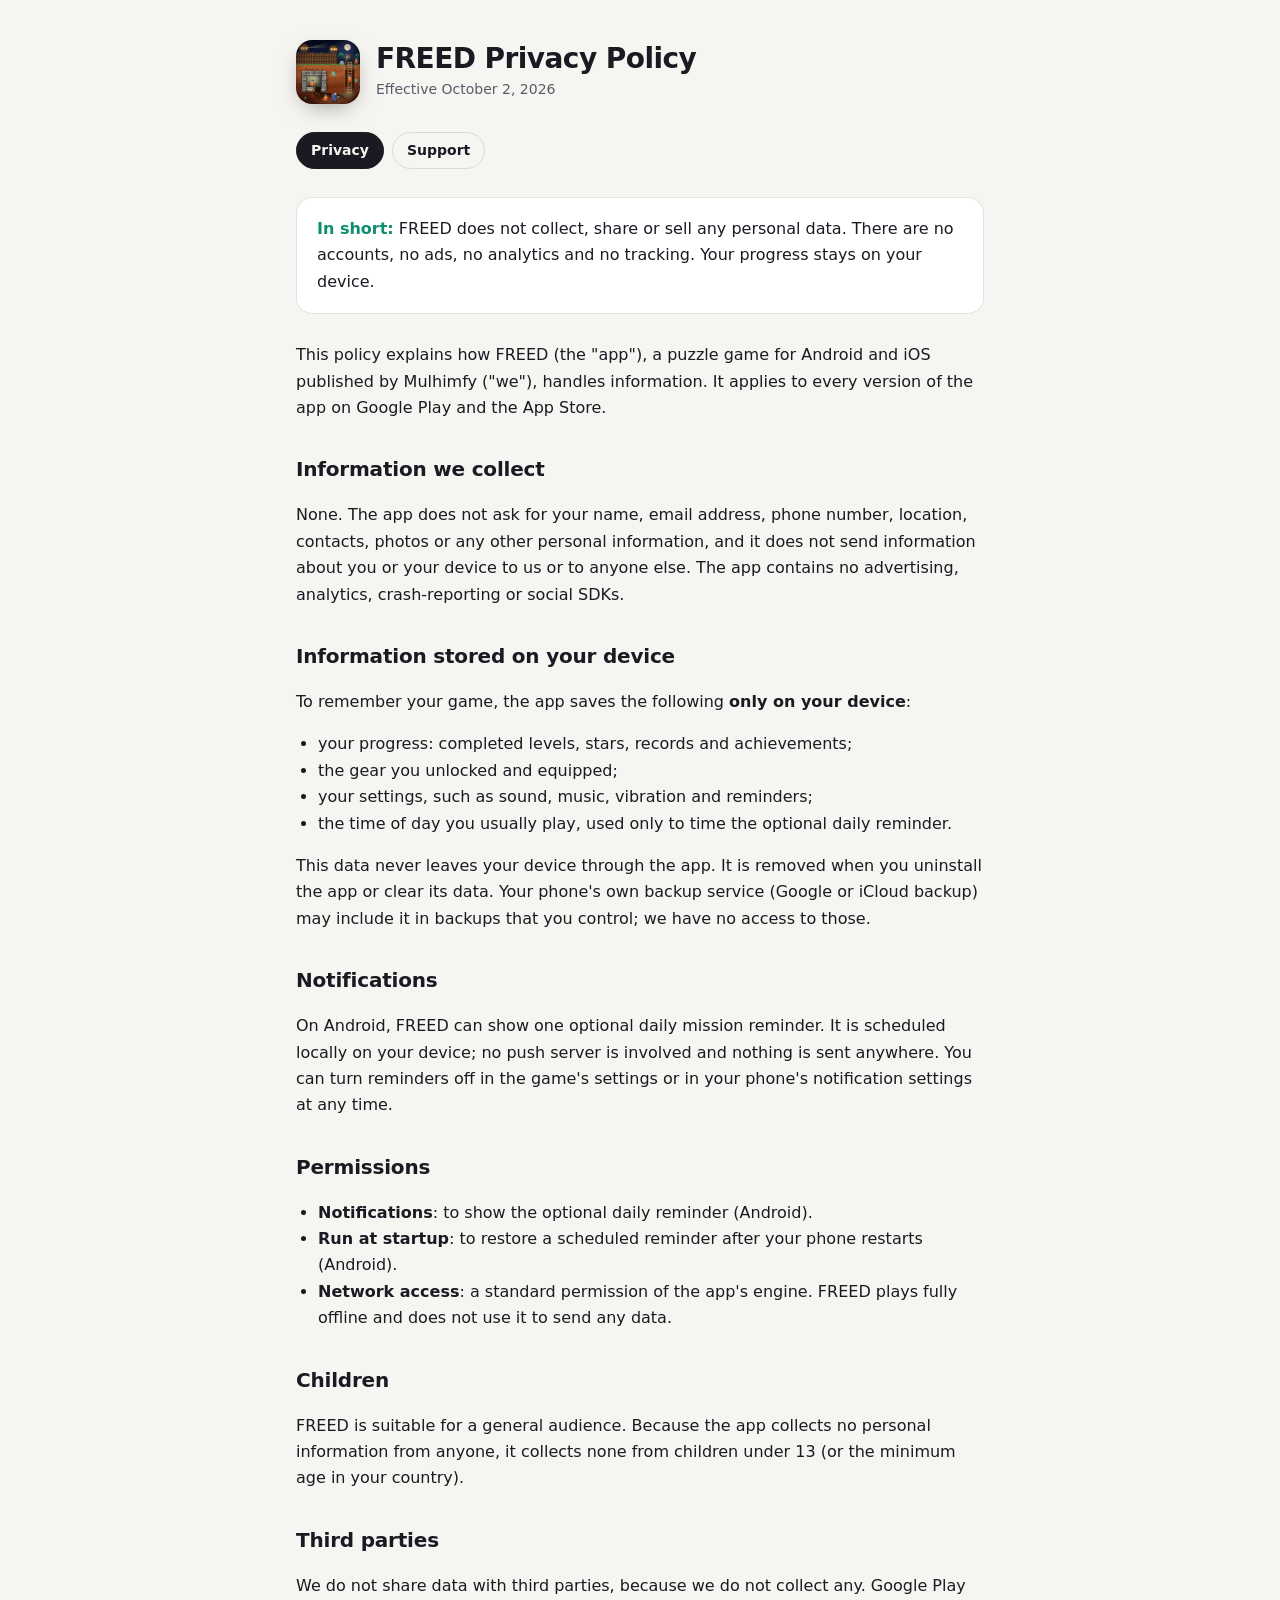
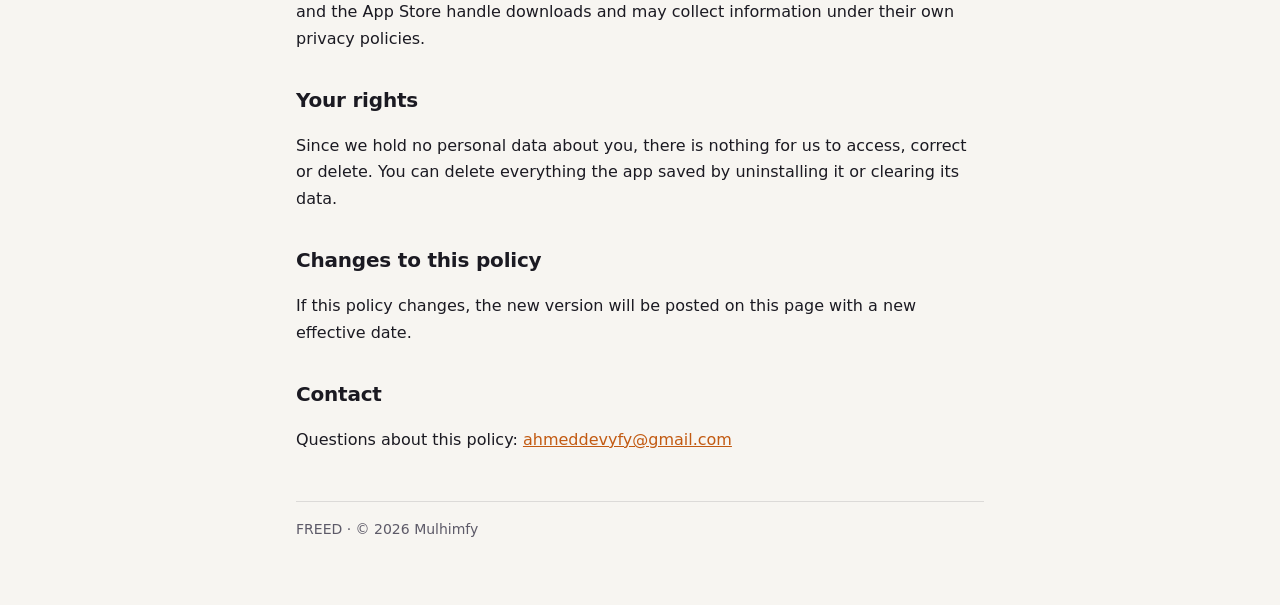
<file: index.html>
<!doctype html>
<html lang="en">
<head>
<meta charset="utf-8">
<meta name="viewport" content="width=device-width, initial-scale=1">
<link rel="canonical" href="https://mulhimfy.github.io/freed-privacy/">
<title>FREED Privacy Policy</title>
<meta name="description" content="Privacy policy for FREED, the one-finger tunnel escape puzzle game for Android and iOS.">
<link rel="icon" type="image/png" href="favicon.png">
<link rel="stylesheet" href="style.css">
</head>
<body>
<main>
  <header>
    <img src="icon.png" alt="FREED app icon">
    <div>
      <h1>FREED Privacy Policy</h1>
      <p>Effective October 2, 2026</p>
    </div>
  </header>
  <nav>
    <a href="./" aria-current="page">Privacy</a>
    <a href="support.html">Support</a>
  </nav>

  <div class="summary">
    <strong>In short:</strong> FREED does not collect, share or sell any personal data. There are no accounts,
    no ads, no analytics and no tracking. Your progress stays on your device.
  </div>

  <p>This policy explains how FREED (the "app"), a puzzle game for Android and iOS published by Mulhimfy
  ("we"), handles information. It applies to every version of the app on Google Play and the App Store.</p>

  <h2>Information we collect</h2>
  <p>None. The app does not ask for your name, email address, phone number, location, contacts, photos or
  any other personal information, and it does not send information about you or your device to us or to
  anyone else. The app contains no advertising, analytics, crash-reporting or social SDKs.</p>

  <h2>Information stored on your device</h2>
  <p>To remember your game, the app saves the following <strong>only on your device</strong>:</p>
  <ul>
    <li>your progress: completed levels, stars, records and achievements;</li>
    <li>the gear you unlocked and equipped;</li>
    <li>your settings, such as sound, music, vibration and reminders;</li>
    <li>the time of day you usually play, used only to time the optional daily reminder.</li>
  </ul>
  <p>This data never leaves your device through the app. It is removed when you uninstall the app or clear
  its data. Your phone's own backup service (Google or iCloud backup) may include it in backups that you
  control; we have no access to those.</p>

  <h2>Notifications</h2>
  <p>On Android, FREED can show one optional daily mission reminder. It is scheduled locally on your device;
  no push server is involved and nothing is sent anywhere. You can turn reminders off in the game's settings
  or in your phone's notification settings at any time.</p>

  <h2>Permissions</h2>
  <ul>
    <li><strong>Notifications</strong>: to show the optional daily reminder (Android).</li>
    <li><strong>Run at startup</strong>: to restore a scheduled reminder after your phone restarts (Android).</li>
    <li><strong>Network access</strong>: a standard permission of the app's engine. FREED plays fully offline
      and does not use it to send any data.</li>
  </ul>

  <h2>Children</h2>
  <p>FREED is suitable for a general audience. Because the app collects no personal information from anyone,
  it collects none from children under 13 (or the minimum age in your country).</p>

  <h2>Third parties</h2>
  <p>We do not share data with third parties, because we do not collect any. Google Play and the App Store
  handle downloads and may collect information under their own privacy policies.</p>

  <h2>Your rights</h2>
  <p>Since we hold no personal data about you, there is nothing for us to access, correct or delete. You can
  delete everything the app saved by uninstalling it or clearing its data.</p>

  <h2>Changes to this policy</h2>
  <p>If this policy changes, the new version will be posted on this page with a new effective date.</p>

  <h2>Contact</h2>
  <p>Questions about this policy: <a href="mailto:ahmeddevyfy@gmail.com">ahmeddevyfy@gmail.com</a></p>

  <footer>FREED · © 2026 Mulhimfy</footer>
</main>
</body>
</html>
</file>
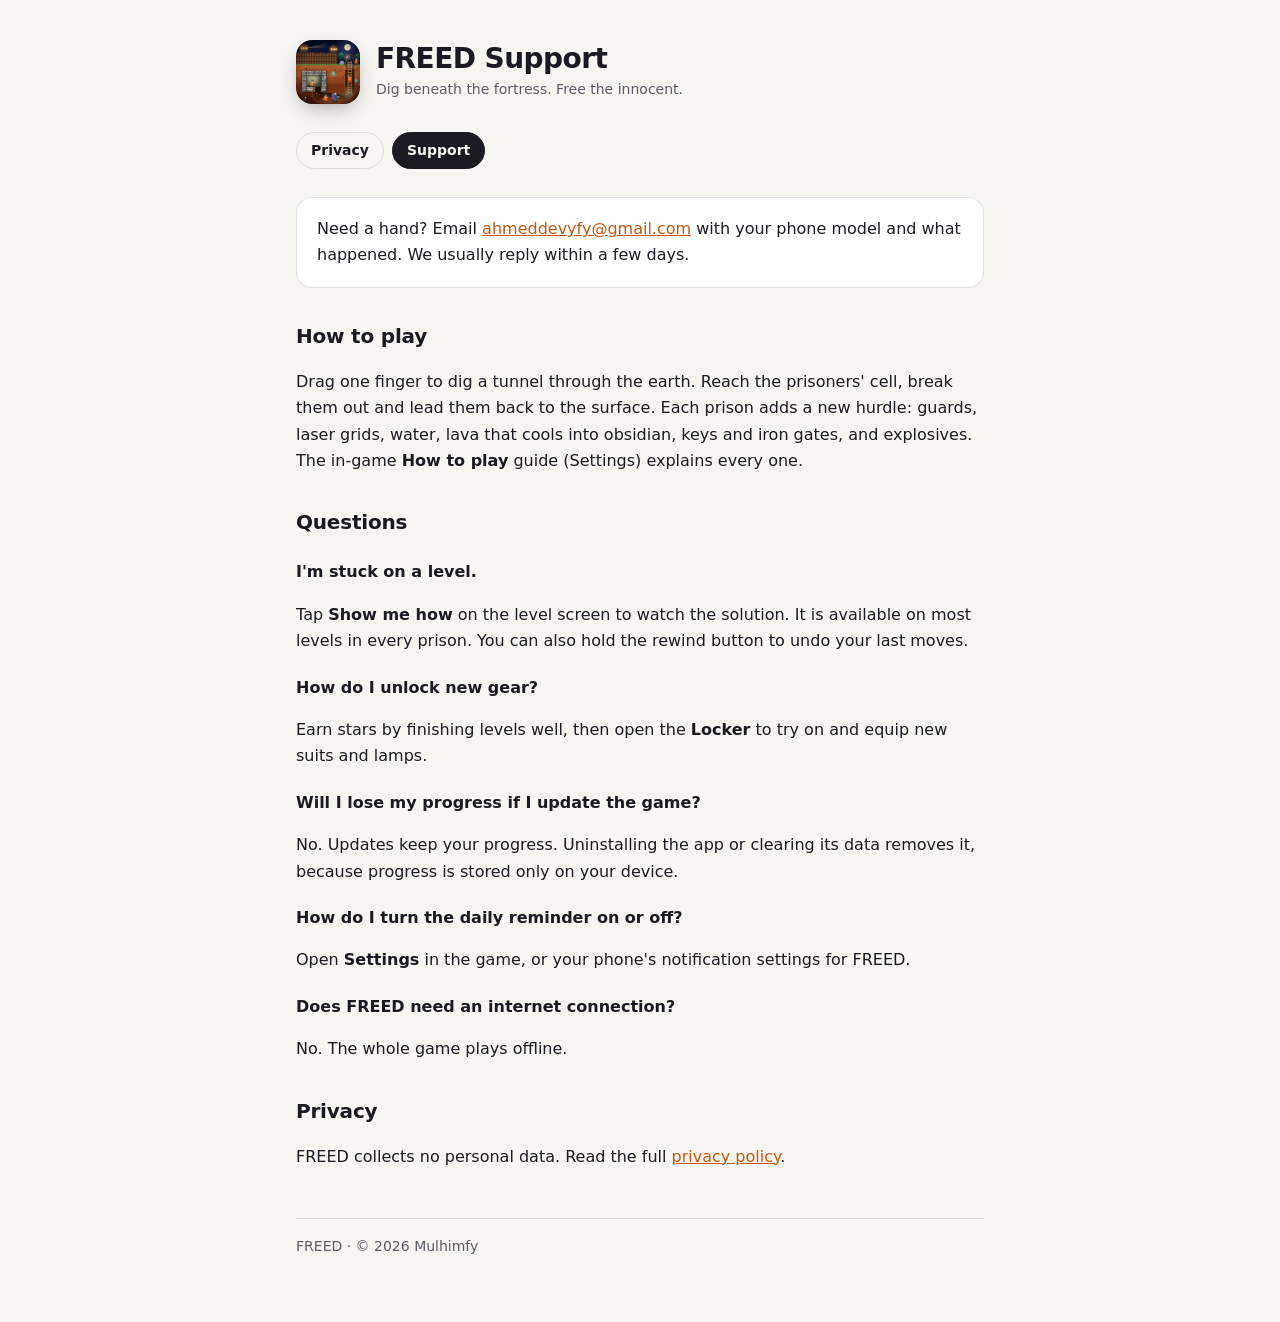
<file: support.html>
<!doctype html>
<html lang="en">
<head>
<meta charset="utf-8">
<meta name="viewport" content="width=device-width, initial-scale=1">
<link rel="canonical" href="https://mulhimfy.github.io/freed-privacy/support.html">
<title>FREED Support</title>
<meta name="description" content="Help and contact for FREED, the one-finger tunnel escape puzzle game.">
<link rel="icon" type="image/png" href="favicon.png">
<link rel="stylesheet" href="style.css">
</head>
<body>
<main>
  <header>
    <img src="icon.png" alt="FREED app icon">
    <div>
      <h1>FREED Support</h1>
      <p>Dig beneath the fortress. Free the innocent.</p>
    </div>
  </header>
  <nav>
    <a href="./">Privacy</a>
    <a href="support.html" aria-current="page">Support</a>
  </nav>

  <div class="summary">
    Need a hand? Email <a href="mailto:ahmeddevyfy@gmail.com?subject=FREED%20support">ahmeddevyfy@gmail.com</a>
    with your phone model and what happened. We usually reply within a few days.
  </div>

  <h2>How to play</h2>
  <p>Drag one finger to dig a tunnel through the earth. Reach the prisoners' cell, break them out and lead
  them back to the surface. Each prison adds a new hurdle: guards, laser grids, water, lava that cools into
  obsidian, keys and iron gates, and explosives. The in-game <strong>How to play</strong> guide (Settings)
  explains every one.</p>

  <h2>Questions</h2>
  <h3>I'm stuck on a level.</h3>
  <p>Tap <strong>Show me how</strong> on the level screen to watch the solution. It is available on most
  levels in every prison. You can also hold the rewind button to undo your last moves.</p>

  <h3>How do I unlock new gear?</h3>
  <p>Earn stars by finishing levels well, then open the <strong>Locker</strong> to try on and equip new suits
  and lamps.</p>

  <h3>Will I lose my progress if I update the game?</h3>
  <p>No. Updates keep your progress. Uninstalling the app or clearing its data removes it, because progress
  is stored only on your device.</p>

  <h3>How do I turn the daily reminder on or off?</h3>
  <p>Open <strong>Settings</strong> in the game, or your phone's notification settings for FREED.</p>

  <h3>Does FREED need an internet connection?</h3>
  <p>No. The whole game plays offline.</p>

  <h2>Privacy</h2>
  <p>FREED collects no personal data. Read the full <a href="./">privacy policy</a>.</p>

  <footer>FREED · © 2026 Mulhimfy</footer>
</main>
</body>
</html>
</file>
<file: style.css>
:root {
  --bg: #f7f5f1;
  --card: #ffffff;
  --ink: #1b1a22;
  --muted: #5d5a68;
  --line: rgba(27, 26, 34, 0.12);
  --accent: #c25a12;
  --accent-2: #0f8f72;
}
@media (prefers-color-scheme: dark) {
  :root:not([data-theme="light"]) {
    --bg: #05070f;
    --card: #0d1120;
    --ink: #f2efe9;
    --muted: #a3a0b0;
    --line: rgba(255, 255, 255, 0.12);
    --accent: #ffb35c;
    --accent-2: #3ef2c6;
  }
}
:root[data-theme="dark"] {
  --bg: #05070f;
  --card: #0d1120;
  --ink: #f2efe9;
  --muted: #a3a0b0;
  --line: rgba(255, 255, 255, 0.12);
  --accent: #ffb35c;
  --accent-2: #3ef2c6;
}
* { box-sizing: border-box; }
body {
  margin: 0;
  background: var(--bg);
  color: var(--ink);
  font: 16px/1.65 system-ui, -apple-system, "Segoe UI", Roboto, sans-serif;
}
main { max-width: 720px; margin: 0 auto; padding: 40px 16px 64px; }
header { display: flex; align-items: center; gap: 16px; margin-bottom: 28px; }
header img { width: 64px; height: 64px; border-radius: 16px; box-shadow: 0 8px 24px -10px rgba(0, 0, 0, 0.5); }
header h1 { margin: 0; font-size: 28px; line-height: 1.15; letter-spacing: -0.02em; }
header p { margin: 2px 0 0; color: var(--muted); font-size: 14px; }
nav { display: flex; gap: 8px; flex-wrap: wrap; margin-bottom: 28px; }
nav a {
  padding: 6px 14px; border-radius: 999px; border: 1px solid var(--line);
  color: var(--ink); text-decoration: none; font-size: 14px; font-weight: 600;
}
nav a[aria-current="page"] { background: var(--ink); color: var(--bg); border-color: var(--ink); }
.summary {
  background: var(--card); border: 1px solid var(--line); border-radius: 16px;
  padding: 18px 20px; margin-bottom: 28px;
}
.summary strong { color: var(--accent-2); }
h2 { font-size: 20px; margin: 32px 0 8px; letter-spacing: -0.01em; }
h3 { font-size: 16px; margin: 20px 0 4px; }
p, li { color: var(--ink); }
ul { padding-left: 22px; }
a { color: var(--accent); }
footer { margin-top: 48px; color: var(--muted); font-size: 14px; border-top: 1px solid var(--line); padding-top: 16px; }
</file>
